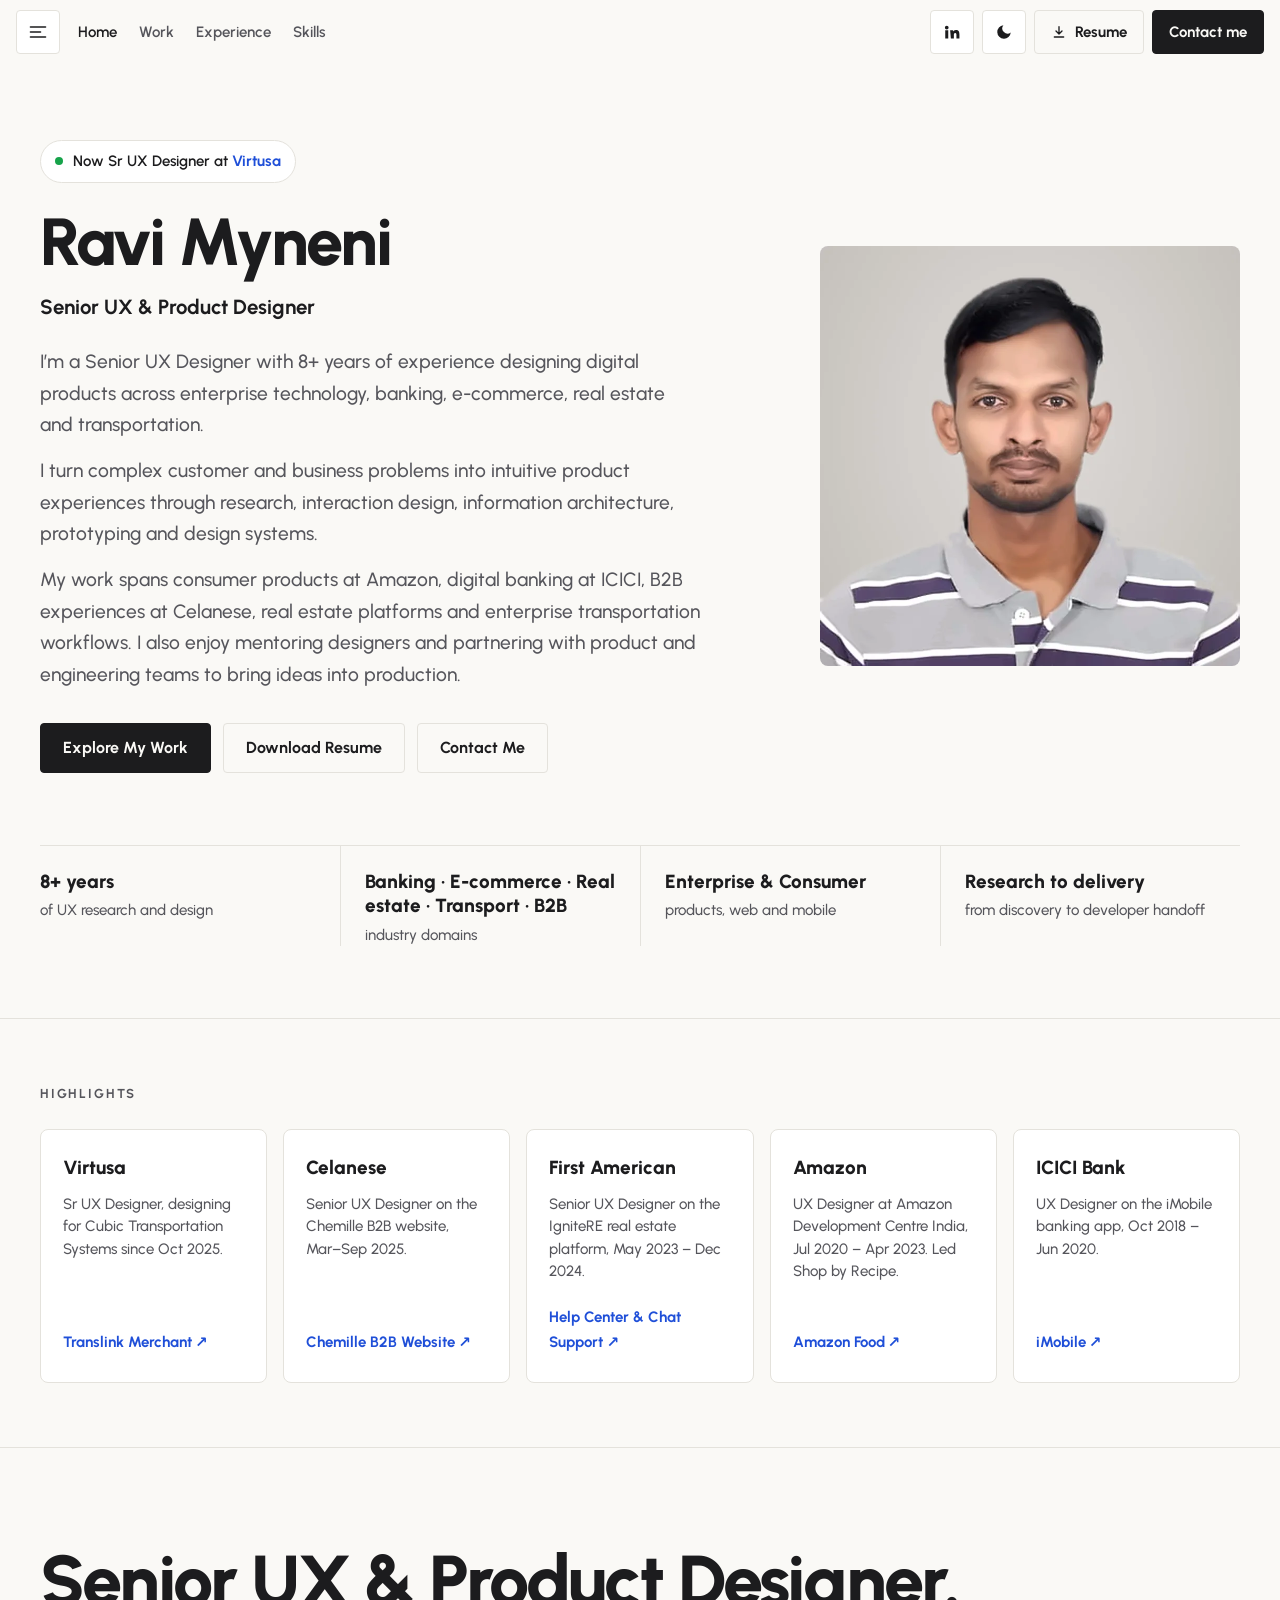
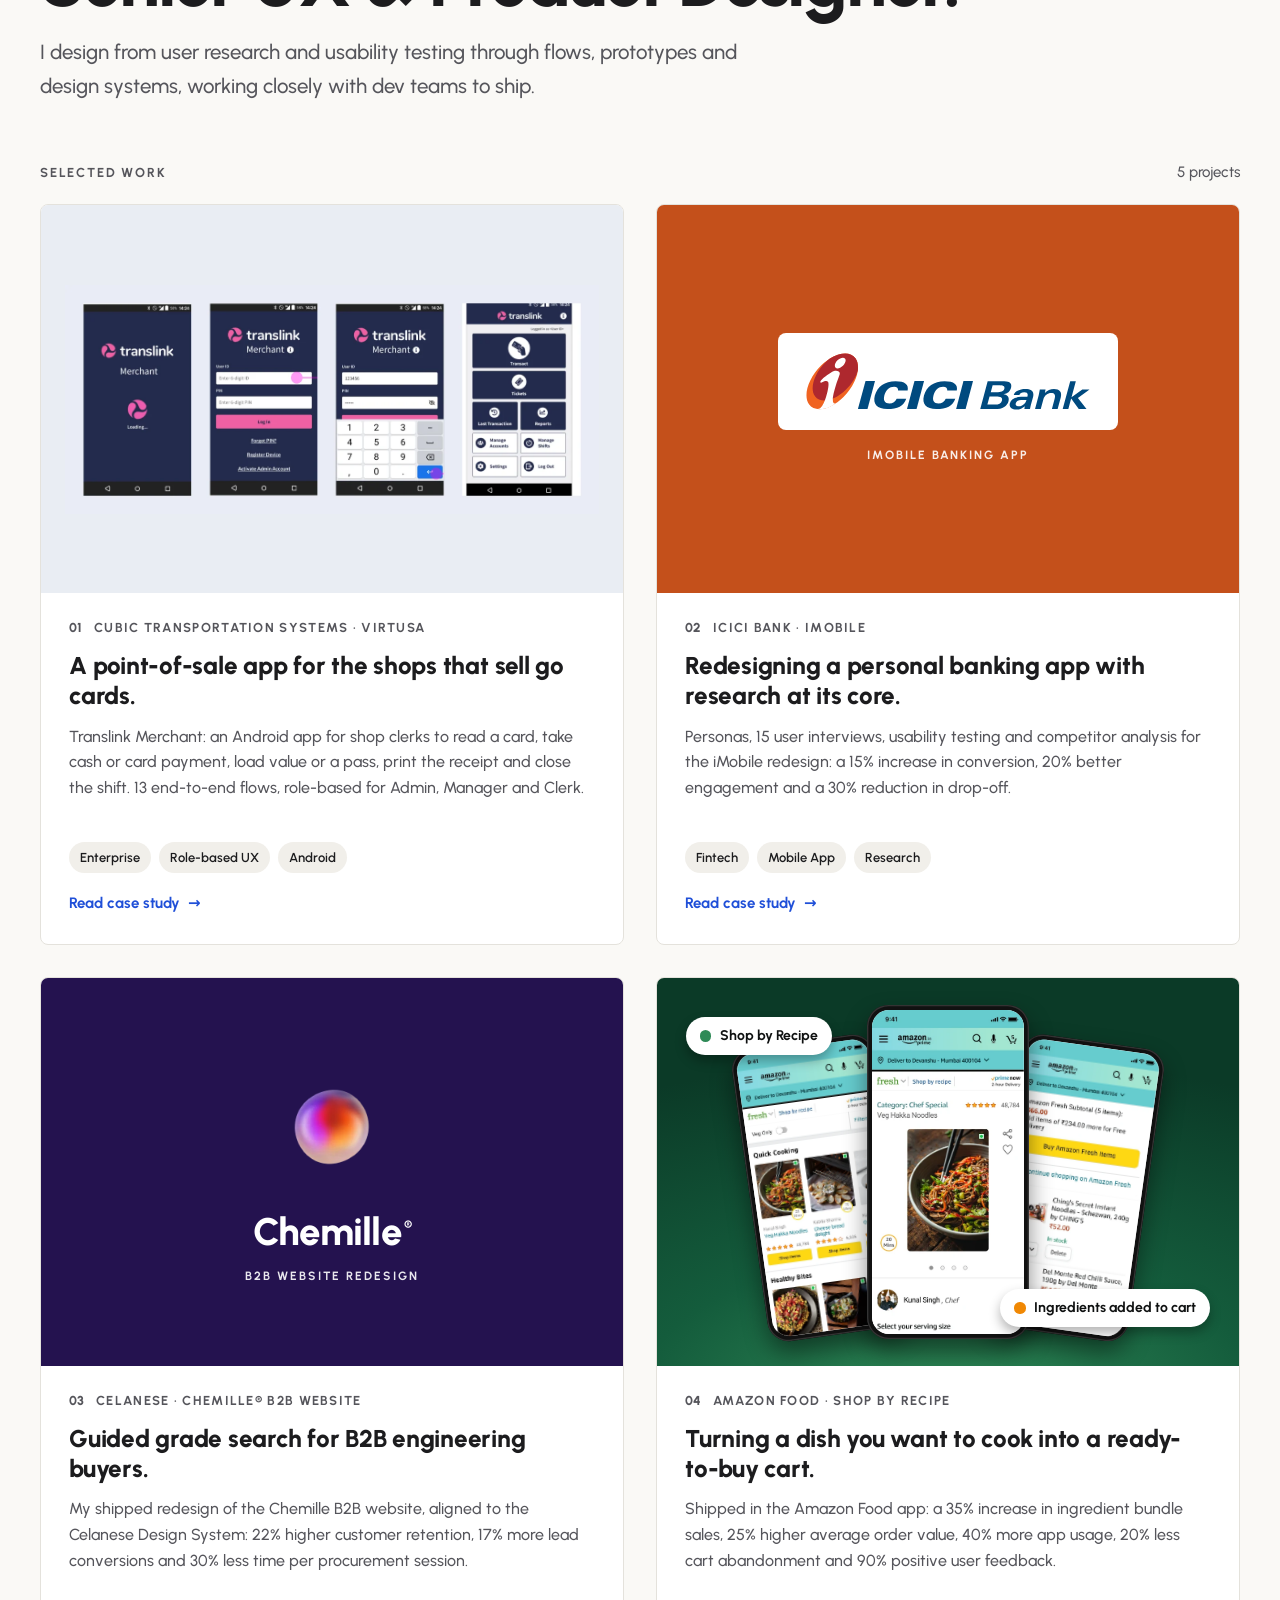
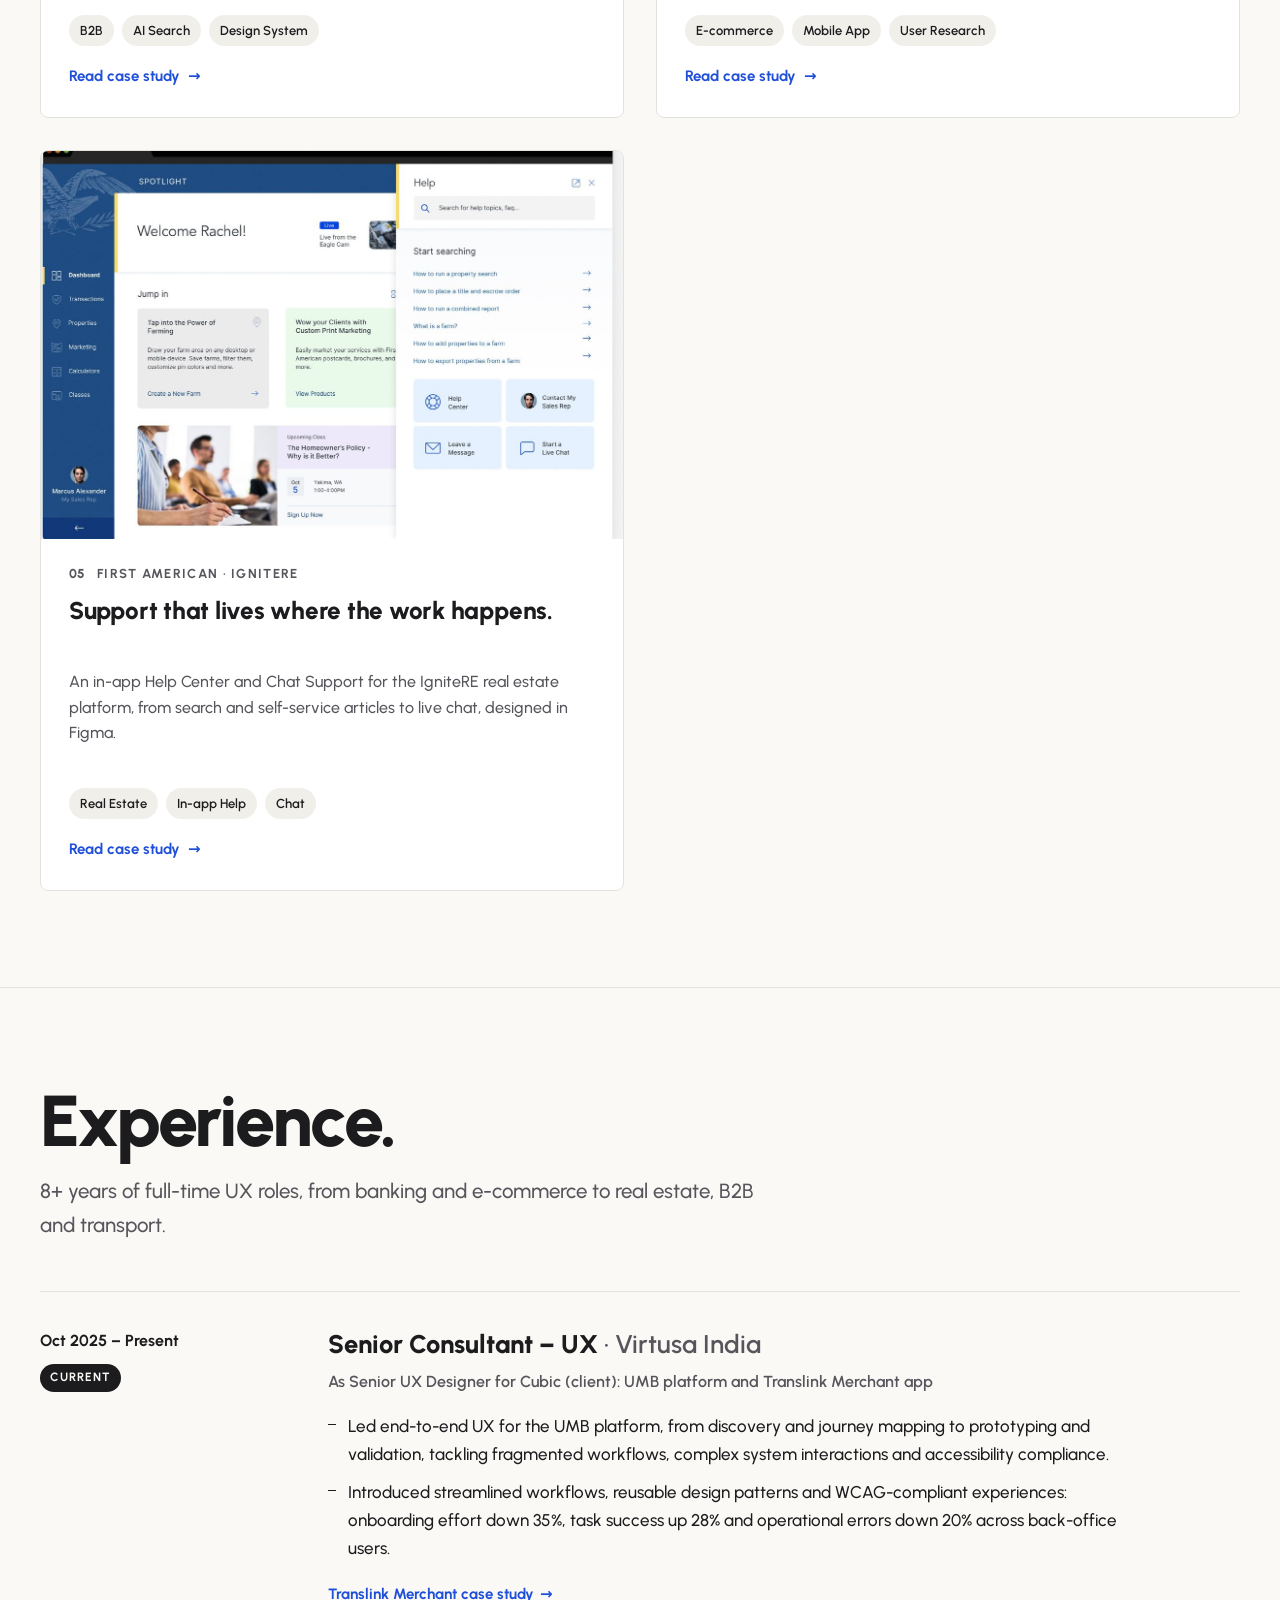
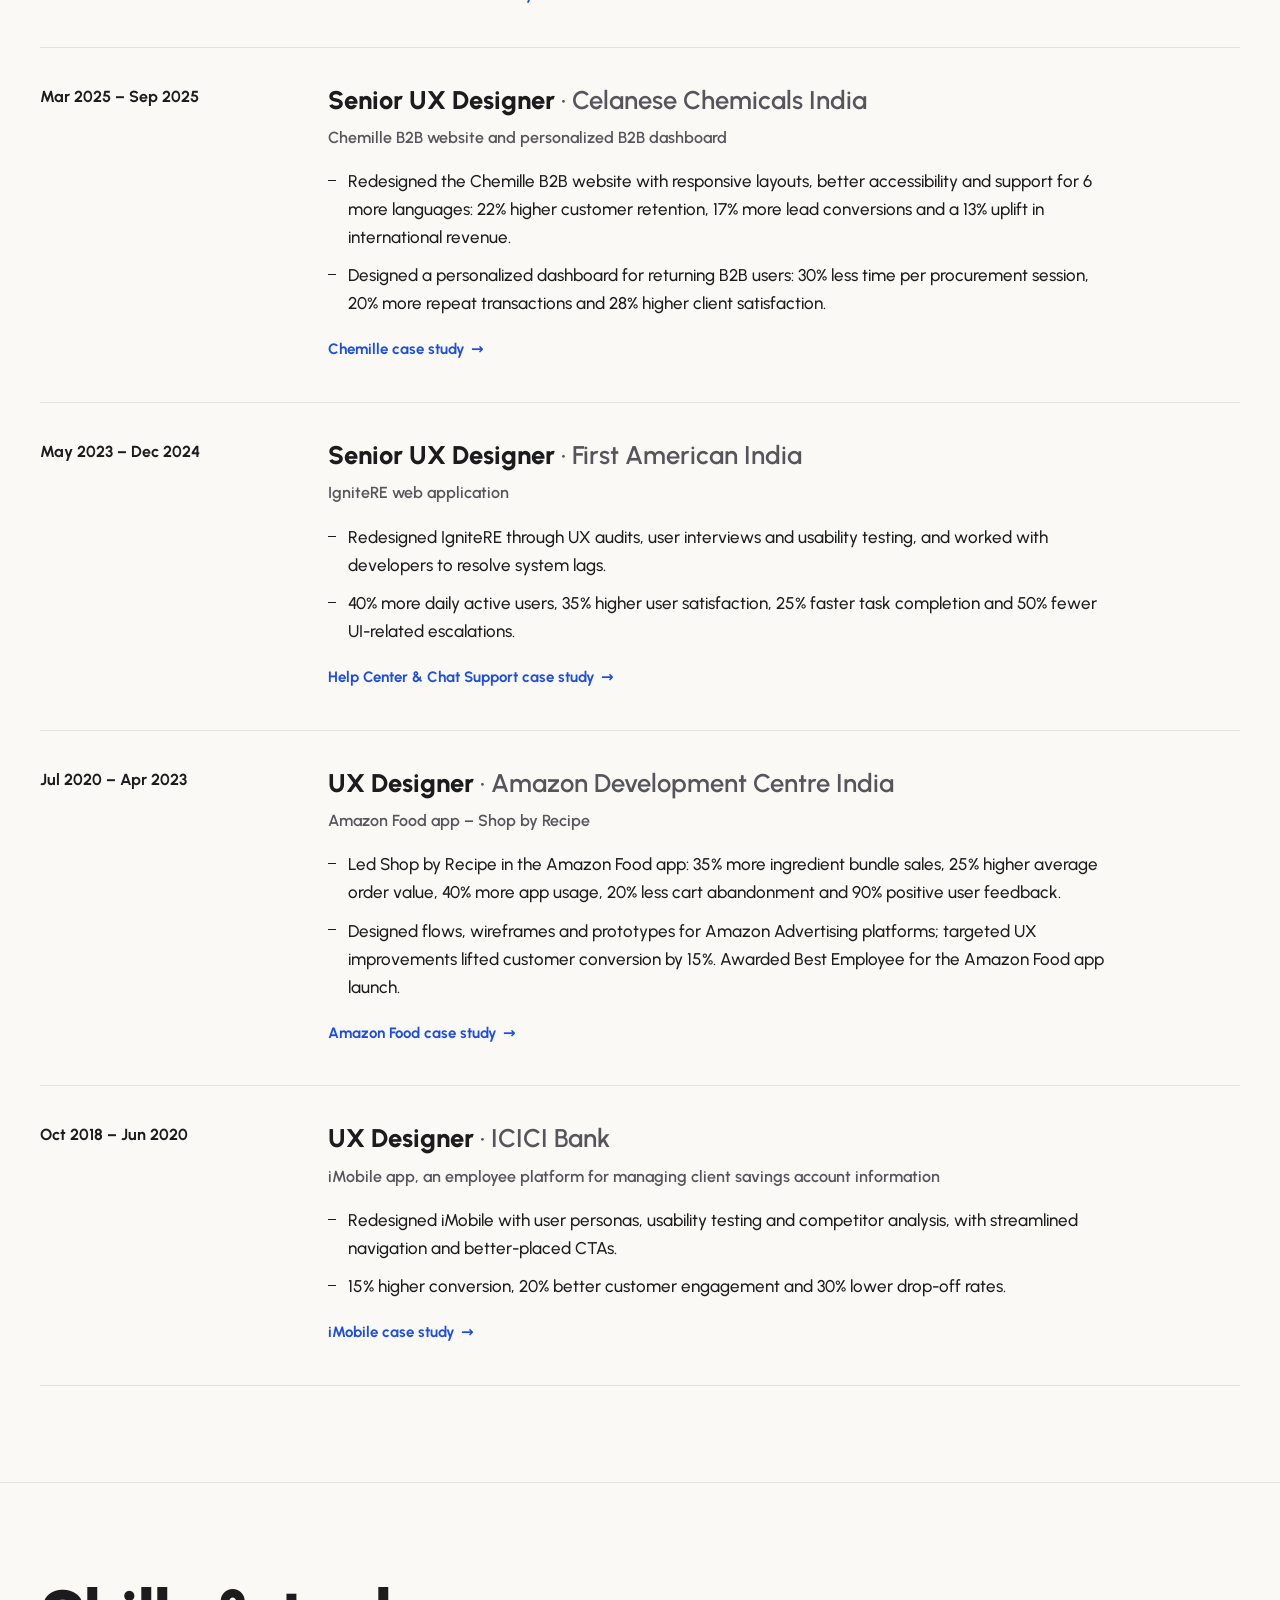
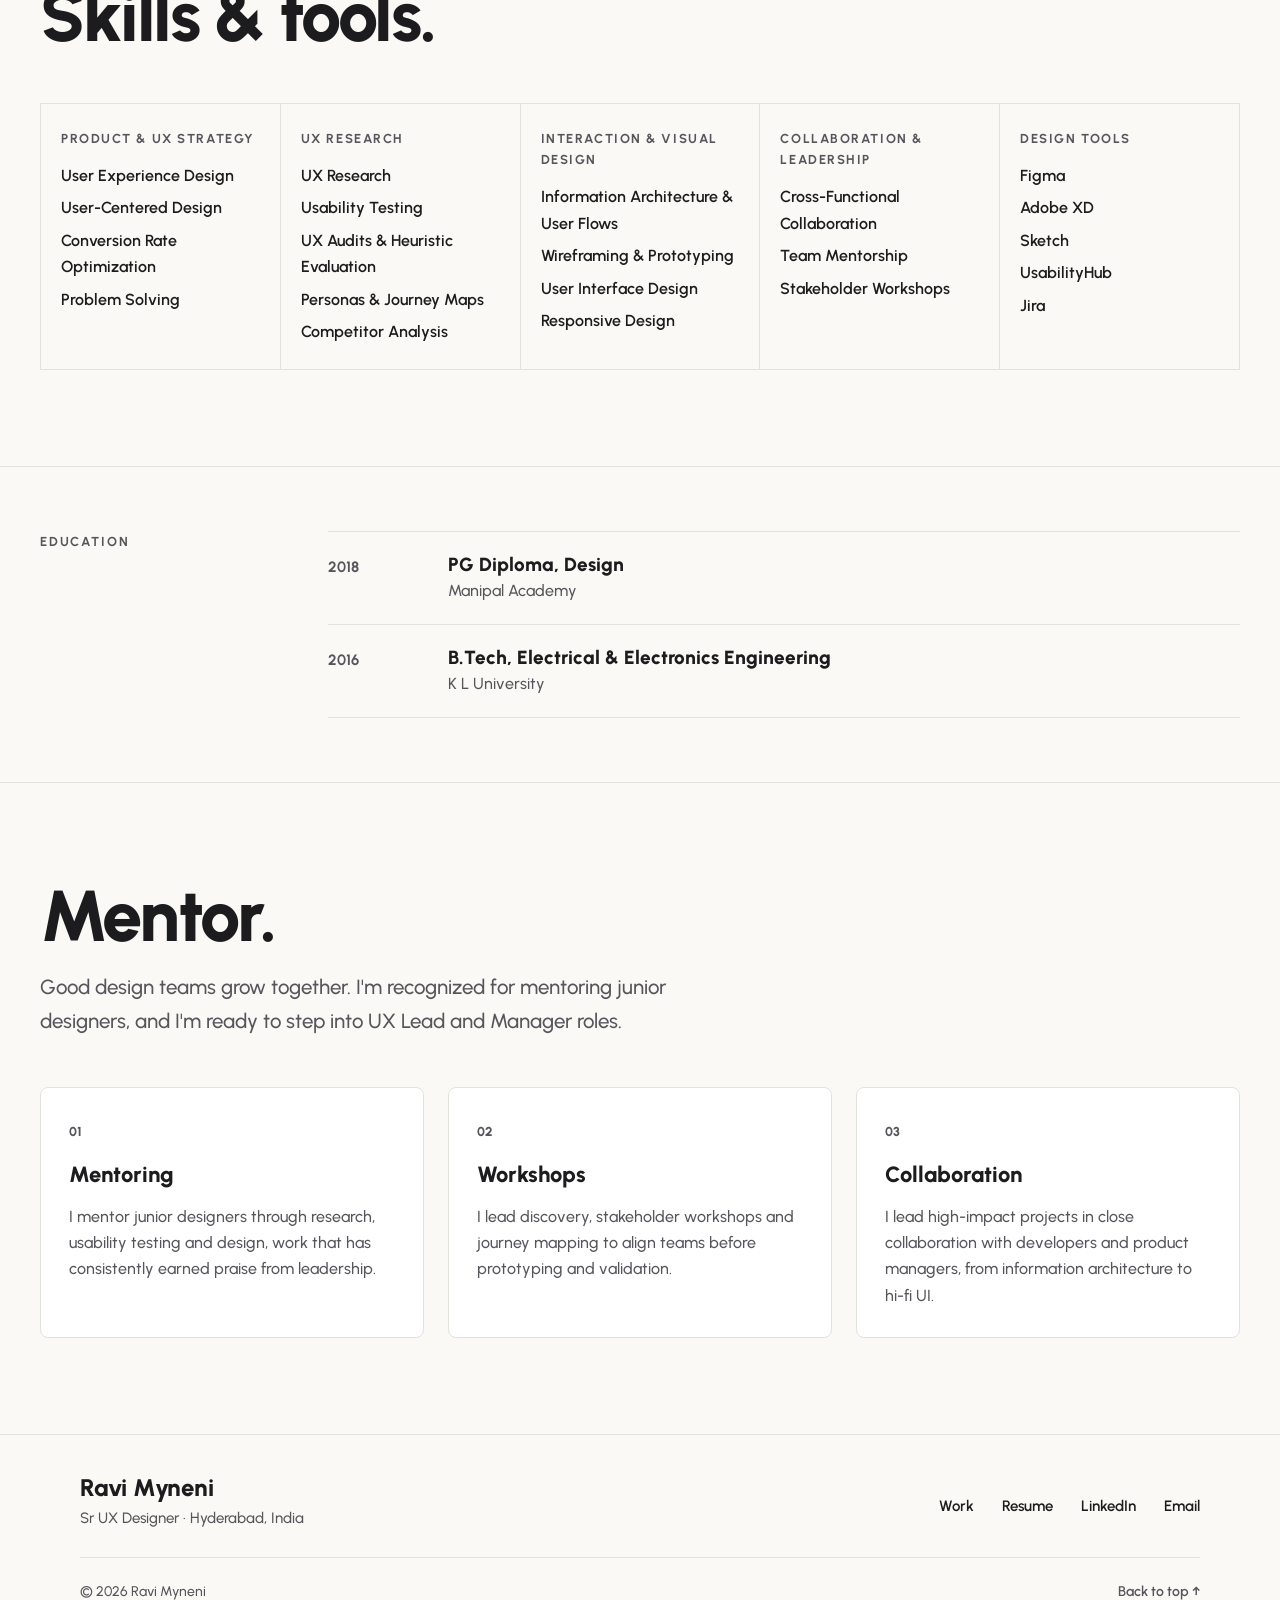
<file: index.html>
<!doctype html>
<html lang="en">
<head>
  <meta charset="utf-8">
  <meta name="viewport" content="width=device-width, initial-scale=1">
  <link rel="icon" href="favicon.ico?v=rm1" sizes="16x16 32x32 48x48">
  <link rel="icon" href="favicon.svg?v=rm1" type="image/svg+xml">
  <link rel="icon" href="favicon-32.png?v=rm1" type="image/png" sizes="32x32">
  <link rel="icon" href="favicon-16.png?v=rm1" type="image/png" sizes="16x16">
  <link rel="apple-touch-icon" href="apple-touch-icon.png?v=rm1" sizes="180x180">
  <title>Ravi Myneni · Senior UX Designer Portfolio · Hyderabad, India</title>
  <meta name="author" content="Ravi Myneni">
  <meta name="description" content="Ravi Myneni, Senior UX &amp; Product Designer in Hyderabad, India, with 8+ years of UX research and product design across banking, e-commerce, real estate, transport and B2B, at Virtusa, Celanese, First American, Amazon and ICICI Bank.">
  <link rel="canonical" href="https://ravimyneni.github.io/">
  <meta property="og:title" content="Ravi Myneni · Senior UX Designer">
  <meta property="og:description" content="Senior UX &amp; Product Designer. 8+ years across enterprise technology, banking, e-commerce, real estate and transportation. Based in Hyderabad, India.">
  <meta property="og:type" content="website">
  <meta property="og:url" content="https://ravimyneni.github.io/">
  <meta property="og:site_name" content="Ravi Myneni">
  <meta property="og:image" content="https://ravimyneni.github.io/og-ravi-myneni.jpg">
  <meta property="og:image:alt" content="Ravi Myneni">
  <meta name="twitter:card" content="summary_large_image">
  <meta name="twitter:title" content="Ravi Myneni · Senior UX Designer">
  <meta name="twitter:description" content="8+ years of UX research and product design across banking, e-commerce, real estate, transport and B2B.">
  <meta name="twitter:image" content="https://ravimyneni.github.io/og-ravi-myneni.jpg">
  <meta name="theme-color" content="#faf9f6">
  <script type="application/ld+json">
  {
    "@context": "https://schema.org",
    "@type": "Person",
    "name": "Ravi Myneni",
    "jobTitle": "Senior UX Designer",
    "url": "https://ravimyneni.github.io/",
    "image": "https://ravimyneni.github.io/ravi-myneni.jpg",
    "email": "mailto:ravimyneni2394@gmail.com",
    "address": { "@type": "PostalAddress", "addressLocality": "Hyderabad", "addressCountry": "IN" },
    "worksFor": { "@type": "Organization", "name": "Virtusa" },
    "alumniOf": [
      { "@type": "EducationalOrganization", "name": "Manipal Academy" },
      { "@type": "CollegeOrUniversity", "name": "K L University" }
    ],
    "knowsAbout": ["UX Research", "User-Centered Design", "Product Design", "Interaction Design", "Usability Testing", "Design Systems", "Responsive Design"],
    "sameAs": ["https://www.linkedin.com/in/ravimyneni/"]
  }
  </script>
  <link rel="preload" href="urbanist-latin.woff2" as="font" type="font/woff2" crossorigin>
  <link rel="stylesheet" href="styles.css?v=ab3">
  <link rel="stylesheet" href="https://ravimyneni.github.io/footer.css">
  <script>
    // Light is the default; apply a saved dark preference before paint
    (function () {
      try { if (localStorage.getItem('rm-theme') === 'dark') document.documentElement.classList.add('dark'); } catch (e) {}
    })();
  </script>
</head>
<body>
  <a class="skip-link" href="#main">Skip to content</a>

  <header class="topbar" id="topbar">
    <div class="topbar-left">
      <button class="icon-btn menu-btn" id="menu-btn" aria-label="Open menu" aria-expanded="false" aria-controls="menu-overlay">
        <svg class="i-menu" viewBox="0 0 24 24" width="20" height="20" aria-hidden="true"><path d="M3 6h18M3 12h12M3 18h18" stroke="currentColor" stroke-width="2" stroke-linecap="round" fill="none"/></svg>
        <svg class="i-close" viewBox="0 0 24 24" width="20" height="20" aria-hidden="true"><path d="M6 6l12 12M18 6 6 18" stroke="currentColor" stroke-width="2" stroke-linecap="round" fill="none"/></svg>
      </button>
      <nav class="topnav" aria-label="Primary">
        <a href="#top" class="is-active">Home</a>
        <a href="#work">Work</a>
        <a href="#experience">Experience</a>
        <a href="#skills">Skills</a>
      </nav>
    </div>
    <div class="topbar-right">
      <a class="icon-btn" href="https://www.linkedin.com/in/ravimyneni/" target="_blank" rel="noopener" aria-label="Ravi Myneni on LinkedIn (opens in a new tab)"><svg viewBox="0 0 24 24" width="18" height="18" aria-hidden="true"><path fill="currentColor" d="M4.98 3.5a2.5 2.5 0 1 1 0 5 2.5 2.5 0 0 1 0-5zM3 9.75h4v11H3zM9.5 9.75h3.8v1.6h.06c.53-1 1.83-2.05 3.77-2.05 4.03 0 4.77 2.65 4.77 6.1v5.35h-4v-4.75c0-1.13-.02-2.6-1.58-2.6-1.59 0-1.83 1.24-1.83 2.52v4.83h-4z"/></svg></a>
      <button class="icon-btn" id="theme-btn" aria-label="Switch to dark mode">
        <svg class="i-moon" viewBox="0 0 24 24" width="18" height="18" aria-hidden="true"><path d="M21 12.8A9 9 0 1 1 11.2 3a7 7 0 0 0 9.8 9.8z" fill="currentColor"/></svg>
        <svg class="i-sun" viewBox="0 0 24 24" width="18" height="18" aria-hidden="true"><circle cx="12" cy="12" r="4.5" fill="currentColor"/><g stroke="currentColor" stroke-width="2" stroke-linecap="round"><path d="M12 1.5v2.5M12 20v2.5M1.5 12H4M20 12h2.5M4.6 4.6l1.8 1.8M17.6 17.6l1.8 1.8M4.6 19.4l1.8-1.8M17.6 6.4l1.8-1.8"/></g></svg>
      </button>
      <a class="btn btn-outline btn-resume" href="Ravi-Myneni-Resume.pdf" download="Ravi-Myneni-Resume.pdf" target="_blank" rel="noopener" type="application/pdf" aria-label="Download Ravi Myneni's resume (PDF)"><svg class="i-dl" viewBox="0 0 24 24" width="16" height="16" aria-hidden="true"><path d="M12 4v11m0 0-4.5-4.5M12 15l4.5-4.5M5 19.5h14" stroke="currentColor" stroke-width="2" stroke-linecap="round" stroke-linejoin="round" fill="none"/></svg>Resume</a>
      <a class="btn btn-solid" href="https://mail.google.com/mail/?view=cm&amp;fs=1&amp;to=ravimyneni2394@gmail.com" target="_blank" rel="noopener" aria-label="Contact me: email ravimyneni2394@gmail.com in Gmail (opens in a new tab)">Contact me</a>
    </div>
  </header>

  <div class="menu-overlay" id="menu-overlay" hidden>
    <nav aria-label="Menu">
      <p class="menu-label" id="menu-l1">Sections</p>
      <ul aria-labelledby="menu-l1">
        <li><a href="#top">Home</a></li>
        <li><a href="#work">Work</a></li>
        <li><a href="#experience">Experience</a></li>
        <li><a href="#skills">Skills</a></li>
        <li><a href="#mentor">Mentor</a></li>
      </ul>
      <div class="menu-sep" aria-hidden="true"></div>
      <p class="menu-label" id="menu-l2">Get in touch</p>
      <ul aria-labelledby="menu-l2">
        <li><a href="https://mail.google.com/mail/?view=cm&amp;fs=1&amp;to=ravimyneni2394@gmail.com" target="_blank" rel="noopener">Contact me <span aria-hidden="true">↗</span></a></li>
        <li><a href="https://www.linkedin.com/in/ravimyneni/" target="_blank" rel="noopener">LinkedIn <span aria-hidden="true">↗</span></a></li>
      </ul>
    </nav>
  </div>

  <main id="main">
    <!-- Hero -->
    <section class="hero" id="top" aria-labelledby="hero-title">
      <div class="wrap hero-inner">
        <div class="hero-copy">
          <p class="hero-status"><span class="status-dot" aria-hidden="true"></span><span>Now Sr UX Designer at <strong>Virtusa</strong></span></p>
          <h1 id="hero-title" class="hero-title">Ravi Myneni</h1>
          <p class="hero-role">Senior UX &amp; Product Designer</p>
          <p class="hero-lede">I’m a Senior UX Designer with 8+ years of experience designing digital products across enterprise technology, banking, e-commerce, real estate and transportation.</p>
          <p class="hero-lede">I turn complex customer and business problems into intuitive product experiences through research, interaction design, information architecture, prototyping and design systems.</p>
          <p class="hero-lede">My work spans consumer products at Amazon, digital banking at ICICI, B2B experiences at Celanese, real estate platforms and enterprise transportation workflows. I also enjoy mentoring designers and partnering with product and engineering teams to bring ideas into production.</p>
          <div class="hero-ctas">
            <a class="btn btn-solid btn-lg" href="#work">Explore My Work</a>
            <a class="btn btn-outline btn-lg" href="Ravi-Myneni-Resume.pdf" download="Ravi-Myneni-Resume.pdf" target="_blank" rel="noopener" type="application/pdf">Download Resume</a>
            <a class="btn btn-outline btn-lg" href="https://mail.google.com/mail/?view=cm&amp;fs=1&amp;to=ravimyneni2394@gmail.com" target="_blank" rel="noopener" aria-label="Contact me: email ravimyneni2394@gmail.com in Gmail (opens in a new tab)">Contact Me</a>
          </div>
        </div>
        <figure class="hero-photo">
          <picture>
            <source srcset="ravi-myneni.webp" type="image/webp">
            <img src="ravi-myneni.jpg" width="800" height="800" alt="Portrait of Ravi Myneni" fetchpriority="high" decoding="async">
          </picture>
        </figure>
      </div>
      <div class="wrap">
        <ul class="hero-stats" aria-label="Professional highlights">
          <li><strong>8+ years</strong><span>of UX research and design</span></li>
          <li><strong>Banking · E-commerce · Real estate · Transport · B2B</strong><span>industry domains</span></li>
          <li><strong>Enterprise &amp; Consumer</strong><span>products, web and mobile</span></li>
          <li><strong>Research to delivery</strong><span>from discovery to developer handoff</span></li>
        </ul>
      </div>
    </section>

    <!-- Highlights -->
    <section class="section tight" id="highlights" aria-labelledby="hl-title">
      <div class="wrap">
        <h2 class="section-label" id="hl-title">Highlights</h2>
        <ul class="hl-grid">
          <li class="hl-card">
            <h3>Virtusa</h3>
            <p>Sr UX Designer, designing for Cubic Transportation Systems since Oct 2025.</p>
            <ul class="hl-links" aria-label="Virtusa case studies"><li><a href="https://ravimyneni.github.io/cubic-translink-merchant-case-study/">Translink Merchant&thinsp;&#8599;</a></li></ul>
          </li>
          <li class="hl-card">
            <h3>Celanese</h3>
            <p>Senior UX Designer on the Chemille B2B website, Mar–Sep 2025.</p>
            <ul class="hl-links" aria-label="Celanese case studies"><li><a href="https://ravimyneni.github.io/askchemille-case-study/">Chemille B2B Website&thinsp;&#8599;</a></li></ul>
          </li>
          <li class="hl-card">
            <h3>First American</h3>
            <p>Senior UX Designer on the IgniteRE real estate platform, May 2023 – Dec 2024.</p>
            <ul class="hl-links" aria-label="First American case studies"><li><a href="https://ravimyneni.github.io/ignitere-help-center-case-study/">Help Center &amp; Chat Support&thinsp;&#8599;</a></li></ul>
          </li>
          <li class="hl-card">
            <h3>Amazon</h3>
            <p>UX Designer at Amazon Development Centre India, Jul 2020 – Apr 2023. Led Shop by Recipe.</p>
            <ul class="hl-links" aria-label="Amazon case studies">
              <li><a href="https://ravimyneni.github.io/amazon-fresh-case-study/">Amazon Food&thinsp;&#8599;</a></li>
            </ul>
          </li>
          <li class="hl-card">
            <h3>ICICI Bank</h3>
            <p>UX Designer on the iMobile banking app, Oct 2018 – Jun 2020.</p>
            <ul class="hl-links" aria-label="ICICI Bank case studies"><li><a href="https://ravimyneni.github.io/imobile-case-study/">iMobile&thinsp;&#8599;</a></li></ul>
          </li>
        </ul>
      </div>
    </section>

    <!-- Work -->
    <section class="section" id="work" aria-labelledby="work-title">
      <div class="wrap">
        <div class="work-head">
          <h2 class="big" id="work-title">Senior UX &amp; Product Designer.</h2>
          <p class="sub">I design from user research and usability testing through flows, prototypes and design systems, working closely with dev teams to ship.</p>
        </div>
        <div class="wk-meta"><span class="section-label">Selected work</span><span class="wk-count">5 projects</span></div>
        <ul class="wk-grid" id="projects">
          <li class="wk" style="--tint:#e9edf3">
            <a href="https://ravimyneni.github.io/cubic-translink-merchant-case-study/" class="wk-link">
              <div class="wk-media is-contain"><img src="translink.webp" width="1167" height="500" loading="lazy" decoding="async" alt="Four Translink Merchant Android screens: splash, log in, PIN entry and the Admin home."></div>
              <div class="wk-body">
                <div class="wk-top"><span class="wk-num">01</span><span class="wk-co">Cubic Transportation Systems · Virtusa</span></div>
                <h3>A point-of-sale app for the shops that sell go cards.</h3>
                <p>Translink Merchant: an Android app for shop clerks to read a card, take cash or card payment, load value or a pass, print the receipt and close the shift. 13 end-to-end flows, role-based for Admin, Manager and Clerk.</p>
                <ul class="wk-tags" aria-label="Tags"><li>Enterprise</li><li>Role-based UX</li><li>Android</li></ul>
                <span class="wk-cta">Read case study <span aria-hidden="true">&#8594;</span></span>
              </div>
            </a>
          </li>
          <li class="wk" style="--tint:#f8eee6">
            <a href="https://ravimyneni.github.io/imobile-case-study/" class="wk-link">
              <div class="wk-media"><div class="brand-panel brand-icici"><span class="logo-chip"><img src="icici-bank-logo.svg" width="304" height="61" alt="ICICI Bank logo" loading="lazy"></span><span class="brand-cap">iMobile banking app</span></div></div>
              <div class="wk-body">
                <div class="wk-top"><span class="wk-num">02</span><span class="wk-co">ICICI Bank · iMobile</span></div>
                <h3>Redesigning a personal banking app with research at its core.</h3>
                <p>Personas, 15 user interviews, usability testing and competitor analysis for the iMobile redesign: a 15% increase in conversion, 20% better engagement and a 30% reduction in drop-off.</p>
                <ul class="wk-tags" aria-label="Tags"><li>Fintech</li><li>Mobile App</li><li>Research</li></ul>
                <span class="wk-cta">Read case study <span aria-hidden="true">&#8594;</span></span>
              </div>
            </a>
          </li>
          <li class="wk" style="--tint:#efedf6">
            <a href="https://ravimyneni.github.io/askchemille-case-study/" class="wk-link">
              <div class="wk-media"><div class="brand-panel brand-chemille"><picture><source srcset="chemille-logo.webp" type="image/webp"><img class="orb" src="chemille-logo.png" width="176" height="176" alt="Chemille logo" loading="lazy"></picture><span class="wordmark">Chemille<sup>&reg;</sup></span><span class="brand-cap">B2B website redesign</span></div></div>
              <div class="wk-body">
                <div class="wk-top"><span class="wk-num">03</span><span class="wk-co">Celanese · Chemille® B2B Website</span></div>
                <h3>Guided grade search for B2B engineering buyers.</h3>
                <p>My shipped redesign of the Chemille B2B website, aligned to the Celanese Design System: 22% higher customer retention, 17% more lead conversions and 30% less time per procurement session.</p>
                <ul class="wk-tags" aria-label="Tags"><li>B2B</li><li>AI Search</li><li>Design System</li></ul>
                <span class="wk-cta">Read case study <span aria-hidden="true">&#8594;</span></span>
              </div>
            </a>
          </li>
          <li class="wk" style="--tint:#eef3ea">
            <a href="https://ravimyneni.github.io/amazon-fresh-case-study/" class="wk-link">
              <div class="wk-media"><div class="brand-panel brand-food" role="img" aria-label="Three Amazon Food app screens: Shop by Recipe, a recipe page and the cart with its ingredients."><div class="af-phone left" aria-hidden="true"><div class="af-screen"><img src="af-03-shop-by-recipe-home.webp" width="375" height="2106" alt="" loading="lazy" decoding="async"></div></div><div class="af-phone mid" aria-hidden="true"><div class="af-screen"><img src="af-06-recipe-page.webp" width="375" height="3032" alt="" loading="lazy" decoding="async"></div></div><div class="af-phone right" aria-hidden="true"><div class="af-screen"><img src="af-07-shop-items.webp" width="375" height="1441" alt="" loading="lazy" decoding="async"></div></div><span class="af-chip recipe" aria-hidden="true"><span class="dot"></span>Shop by Recipe</span><span class="af-chip cart" aria-hidden="true"><span class="dot"></span>Ingredients added to cart</span></div></div>
              <div class="wk-body">
                <div class="wk-top"><span class="wk-num">04</span><span class="wk-co">Amazon Food · Shop by Recipe</span></div>
                <h3>Turning a dish you want to cook into a ready-to-buy cart.</h3>
                <p>Shipped in the Amazon Food app: a 35% increase in ingredient bundle sales, 25% higher average order value, 40% more app usage, 20% less cart abandonment and 90% positive user feedback.</p>
                <ul class="wk-tags" aria-label="Tags"><li>E-commerce</li><li>Mobile App</li><li>User Research</li></ul>
                <span class="wk-cta">Read case study <span aria-hidden="true">&#8594;</span></span>
              </div>
            </a>
          </li>
          <li class="wk" style="--tint:#e8f1f0">
            <a href="https://ravimyneni.github.io/ignitere-help-center-case-study/" class="wk-link">
              <div class="wk-media"><img src="ignitere-help-center.jpg" width="1200" height="845" loading="lazy" decoding="async" alt="The IgniteRE dashboard with a Help panel open: search, help articles, contact a sales rep, leave a message and live chat."></div>
              <div class="wk-body">
                <div class="wk-top"><span class="wk-num">05</span><span class="wk-co">First American · IgniteRE</span></div>
                <h3>Support that lives where the work happens.</h3>
                <p>An in-app Help Center and Chat Support for the IgniteRE real estate platform, from search and self-service articles to live chat, designed in Figma.</p>
                <ul class="wk-tags" aria-label="Tags"><li>Real Estate</li><li>In-app Help</li><li>Chat</li></ul>
                <span class="wk-cta">Read case study <span aria-hidden="true">&#8594;</span></span>
              </div>
            </a>
          </li>
        </ul>
      </div>
    </section>

    <!-- Experience timeline -->
    <section class="section" id="experience" aria-labelledby="exp-title">
      <div class="wrap">
        <h2 class="big" id="exp-title">Experience.</h2>
        <p class="sub">8+ years of full-time UX roles, from banking and e-commerce to real estate, B2B and transport.</p>
        <ol class="timeline">
          <li class="tl-item">
            <div class="tl-when"><span class="tl-date">Oct 2025 – Present</span><span class="badge">Current</span></div>
            <div class="tl-body">
              <h3>Senior Consultant – UX <span class="tl-co">· Virtusa India</span></h3>
              <p class="tl-projects">As Senior UX Designer for Cubic (client): UMB platform and Translink Merchant app</p>
              <ul class="tl-points">
                <li>Led end-to-end UX for the UMB platform, from discovery and journey mapping to prototyping and validation, tackling fragmented workflows, complex system interactions and accessibility compliance.</li>
                <li>Introduced streamlined workflows, reusable design patterns and WCAG-compliant experiences: onboarding effort down 35%, task success up 28% and operational errors down 20% across back-office users.</li>
              </ul>
              <a class="tl-link" href="https://ravimyneni.github.io/cubic-translink-merchant-case-study/">Translink Merchant case study <span aria-hidden="true">&#8594;</span></a>
            </div>
          </li>
          <li class="tl-item">
            <div class="tl-when"><span class="tl-date">Mar 2025 – Sep 2025</span></div>
            <div class="tl-body">
              <h3>Senior UX Designer <span class="tl-co">· Celanese Chemicals India</span></h3>
              <p class="tl-projects">Chemille B2B website and personalized B2B dashboard</p>
              <ul class="tl-points">
                <li>Redesigned the Chemille B2B website with responsive layouts, better accessibility and support for 6 more languages: 22% higher customer retention, 17% more lead conversions and a 13% uplift in international revenue.</li>
                <li>Designed a personalized dashboard for returning B2B users: 30% less time per procurement session, 20% more repeat transactions and 28% higher client satisfaction.</li>
              </ul>
              <a class="tl-link" href="https://ravimyneni.github.io/askchemille-case-study/">Chemille case study <span aria-hidden="true">&#8594;</span></a>
            </div>
          </li>
          <li class="tl-item">
            <div class="tl-when"><span class="tl-date">May 2023 – Dec 2024</span></div>
            <div class="tl-body">
              <h3>Senior UX Designer <span class="tl-co">· First American India</span></h3>
              <p class="tl-projects">IgniteRE web application</p>
              <ul class="tl-points">
                <li>Redesigned IgniteRE through UX audits, user interviews and usability testing, and worked with developers to resolve system lags.</li>
                <li>40% more daily active users, 35% higher user satisfaction, 25% faster task completion and 50% fewer UI-related escalations.</li>
              </ul>
              <a class="tl-link" href="https://ravimyneni.github.io/ignitere-help-center-case-study/">Help Center &amp; Chat Support case study <span aria-hidden="true">&#8594;</span></a>
            </div>
          </li>
          <li class="tl-item">
            <div class="tl-when"><span class="tl-date">Jul 2020 – Apr 2023</span></div>
            <div class="tl-body">
              <h3>UX Designer <span class="tl-co">· Amazon Development Centre India</span></h3>
              <p class="tl-projects">Amazon Food app – Shop by Recipe</p>
              <ul class="tl-points">
                <li>Led Shop by Recipe in the Amazon Food app: 35% more ingredient bundle sales, 25% higher average order value, 40% more app usage, 20% less cart abandonment and 90% positive user feedback.</li>
                <li>Designed flows, wireframes and prototypes for Amazon Advertising platforms; targeted UX improvements lifted customer conversion by 15%. Awarded Best Employee for the Amazon Food app launch.</li>
              </ul>
              <a class="tl-link" href="https://ravimyneni.github.io/amazon-fresh-case-study/">Amazon Food case study <span aria-hidden="true">&#8594;</span></a>
            </div>
          </li>
          <li class="tl-item">
            <div class="tl-when"><span class="tl-date">Oct 2018 – Jun 2020</span></div>
            <div class="tl-body">
              <h3>UX Designer <span class="tl-co">· ICICI Bank</span></h3>
              <p class="tl-projects">iMobile app, an employee platform for managing client savings account information</p>
              <ul class="tl-points">
                <li>Redesigned iMobile with user personas, usability testing and competitor analysis, with streamlined navigation and better-placed CTAs.</li>
                <li>15% higher conversion, 20% better customer engagement and 30% lower drop-off rates.</li>
              </ul>
              <a class="tl-link" href="https://ravimyneni.github.io/imobile-case-study/">iMobile case study <span aria-hidden="true">&#8594;</span></a>
            </div>
          </li>
        </ol>
      </div>
    </section>

    <!-- Skills -->
    <section class="section" id="skills" aria-labelledby="skills-title">
      <div class="wrap">
        <h2 class="big" id="skills-title">Skills &amp; tools.</h2>
        <div class="skill-grid">
          <div class="skill-group"><h3>Product &amp; UX Strategy</h3><ul><li>User Experience Design</li><li>User-Centered Design</li><li>Conversion Rate Optimization</li><li>Problem Solving</li></ul></div>
          <div class="skill-group"><h3>UX Research</h3><ul><li>UX Research</li><li>Usability Testing</li><li>UX Audits &amp; Heuristic Evaluation</li><li>Personas &amp; Journey Maps</li><li>Competitor Analysis</li></ul></div>
          <div class="skill-group"><h3>Interaction &amp; Visual Design</h3><ul><li>Information Architecture &amp; User Flows</li><li>Wireframing &amp; Prototyping</li><li>User Interface Design</li><li>Responsive Design</li></ul></div>
          <div class="skill-group"><h3>Collaboration &amp; Leadership</h3><ul><li>Cross-Functional Collaboration</li><li>Team Mentorship</li><li>Stakeholder Workshops</li></ul></div>
          <div class="skill-group"><h3>Design Tools</h3><ul><li>Figma</li><li>Adobe XD</li><li>Sketch</li><li>UsabilityHub</li><li>Jira</li></ul></div>
        </div>
      </div>
    </section>

    <!-- Education -->
    <section class="section tight" id="education" aria-labelledby="edu-title">
      <div class="wrap two-col">
        <h2 class="section-label" id="edu-title">Education</h2>
        <ul class="edu-list">
          <li><span class="edu-year">2018</span><div><h3>PG Diploma, Design</h3><p>Manipal Academy</p></div></li>
          <li><span class="edu-year">2016</span><div><h3>B.Tech, Electrical &amp; Electronics Engineering</h3><p>K L University</p></div></li>
        </ul>
      </div>
    </section>

    <!-- Mentor -->
    <section class="section" id="mentor" aria-labelledby="mentor-title">
      <div class="wrap">
        <h2 class="big" id="mentor-title">Mentor.</h2>
        <p class="sub">Good design teams grow together. I'm recognized for mentoring junior designers, and I'm ready to step into UX Lead and Manager roles.</p>
        <ul class="mentor-grid">
          <li class="mentor-card"><span class="num" aria-hidden="true">01</span><h3>Mentoring</h3><p>I mentor junior designers through research, usability testing and design, work that has consistently earned praise from leadership.</p></li>
          <li class="mentor-card"><span class="num" aria-hidden="true">02</span><h3>Workshops</h3><p>I lead discovery, stakeholder workshops and journey mapping to align teams before prototyping and validation.</p></li>
          <li class="mentor-card"><span class="num" aria-hidden="true">03</span><h3>Collaboration</h3><p>I lead high-impact projects in close collaboration with developers and product managers, from information architecture to hi-fi UI.</p></li>
        </ul>
      </div>
    </section>
  </main>

<footer class="site-foot">
  <div class="sf-wrap">
    <div class="sf-main">
      <div>
        <p class="sf-name">Ravi Myneni</p>
        <p class="sf-role">Sr UX Designer · Hyderabad, India</p>
      </div>
      <ul class="sf-links" aria-label="Footer links">
        <li><a href="https://ravimyneni.github.io/#work">Work</a></li>
        <li><a href="https://ravimyneni.github.io/Ravi-Myneni-Resume.pdf" download>Resume</a></li>
        <li><a href="https://www.linkedin.com/in/ravimyneni/" target="_blank" rel="noopener">LinkedIn</a></li>
        <li><a href="https://mail.google.com/mail/?view=cm&amp;fs=1&amp;to=ravimyneni2394@gmail.com" target="_blank" rel="noopener" aria-label="Email ravimyneni2394@gmail.com in Gmail (opens in a new tab)">Email</a></li>
      </ul>
    </div>
    <div class="sf-base">
      <span>© 2026 Ravi Myneni</span>
      <a class="sf-top" href="#top">Back to top ↑</a>
    </div>
  </div>
</footer>

  <a href="#top" class="back-to-top" id="back-to-top" aria-label="Back to top">&#8593;</a>

  <script src="main.js?v=ab1" defer></script>
  <script data-goatcounter="https://ravimyneni.goatcounter.com/count" async src="//gc.zgo.at/count.js"></script>
</body>
</html>
</file>
<file: styles.css>
/* Ravi Myneni portfolio. Editorial, light-first theme with a dark toggle. */

@font-face {
  font-family: 'Urbanist';
  font-style: normal;
  font-weight: 400 900;
  font-display: swap;
  src: url('urbanist-latin.woff2') format('woff2');
  unicode-range: U+0000-00FF, U+0131, U+0152-0153, U+02BB-02BC, U+02C6, U+02DA, U+02DC, U+0304, U+0308, U+0329, U+2000-206F, U+20AC, U+2122, U+2191, U+2193, U+2212, U+2215, U+FEFF, U+FFFD;
}
@font-face {
  font-family: 'Urbanist';
  font-style: normal;
  font-weight: 400 900;
  font-display: swap;
  src: url('urbanist-latin-ext.woff2') format('woff2');
  unicode-range: U+0100-02BA, U+02BD-02C5, U+02C7-02CC, U+02CE-02D7, U+02DD-02FF, U+1E00-1E9F, U+2020, U+20A0-20AB, U+20AD-20C4, U+2113, U+2C60-2C7F, U+A720-A7FF;
}

:root {
  --bg: #faf9f6;
  --surface: #ffffff;
  --text: #1c1c1e;
  --muted: #55555b;
  --line: #e4e2dc;
  --accent: #1f4fd8;
  --pill: #f1efea;
  --topbar: rgba(250, 249, 246, .86);
  --ease: cubic-bezier(.2, .8, .2, 1);
  --wrap: min(100% - 48px, 1200px);
  --radius: 8px;
}
html.dark {
  --bg: #111214;
  --surface: #1a1b1e;
  --text: #ededed;
  --muted: #a6a6ad;
  --line: #2c2d31;
  --accent: #7ea2ff;
  --pill: #222327;
  --topbar: rgba(17, 18, 20, .86);
}

*, *::before, *::after { box-sizing: border-box; }
html { scroll-behavior: smooth; scroll-padding-top: 80px; -webkit-text-size-adjust: 100%; }
[id] { scroll-margin-top: 80px; }
body {
  margin: 0;
  font-family: 'Urbanist', system-ui, -apple-system, 'Segoe UI', sans-serif;
  font-weight: 500;
  font-size: 18px;
  line-height: 1.65;
  color: var(--text);
  background: var(--bg);
  -webkit-font-smoothing: antialiased;
  overflow-x: hidden;
}
img { display: block; max-width: 100%; height: auto; }
a { color: inherit; }
ul, ol { list-style: none; margin: 0; padding: 0; }
h1, h2, h3, p { margin: 0; }
::selection { background: rgba(31, 79, 216, .18); }
:focus-visible { outline: 2px solid var(--accent); outline-offset: 3px; border-radius: 4px; }

.skip-link { position: absolute; left: 12px; top: -60px; z-index: 2000; background: var(--accent); color: #fff; padding: 10px 14px; border-radius: 6px; text-decoration: none; }
.skip-link:focus { top: 12px; }
.wrap { width: var(--wrap); margin: 0 auto; }

/* ---------- Buttons ---------- */
.btn, .icon-btn {
  display: inline-flex; align-items: center; justify-content: center; gap: 8px;
  min-height: 44px; font: inherit; font-size: 15px; font-weight: 700; line-height: 1;
  color: var(--text); background: var(--surface); text-decoration: none;
  border: 1px solid var(--line); border-radius: 4px; padding: 12px 16px; cursor: pointer;
  transition: background-color .2s ease, color .2s ease, border-color .2s ease;
}
.btn:hover, .icon-btn:hover { border-color: var(--text); }
.icon-btn { width: 44px; height: 44px; padding: 0; }
.btn-solid { background: var(--text); color: var(--bg); border-color: var(--text); }
.btn-solid:hover { background: var(--accent); border-color: var(--accent); color: #fff; }
.btn-outline { background: transparent; }
.btn-lg { font-size: 16px; padding: 15px 22px; min-height: 50px; }

/* ---------- Top bar ---------- */
.topbar {
  position: fixed; inset: 0 0 auto 0; z-index: 1000;
  display: flex; justify-content: space-between; align-items: center; gap: 8px;
  padding: 10px 16px; transition: border-color .3s ease;
  border-bottom: 1px solid transparent;
}
.topbar { background: var(--bg); }
.topbar.scrolled { border-bottom-color: var(--line); }
.topbar-left, .topbar-right { display: flex; align-items: center; gap: 8px; }
.topnav { display: flex; gap: 2px; }
.topnav a { padding: 10px 10px; font-size: 15px; font-weight: 600; color: var(--muted); text-decoration: none; border-radius: 4px; }
.topnav a:hover, .topnav a.is-active { color: var(--text); }
.i-sun, .i-close { display: none; }
.menu-btn[aria-expanded="true"] .i-menu { display: none; }
.menu-btn[aria-expanded="true"] .i-close { display: block; }
html.dark .i-sun { display: block; }
html.dark .i-moon { display: none; }
@media (max-width: 900px) { .topnav { display: none; } }
@media (max-width: 480px) {
  .topbar { padding: 8px 12px; }
  .topbar-right { gap: 6px; }
  .topbar-right .btn { padding: 10px 11px; font-size: 14px; }
  .btn-resume .i-dl { display: none; }
}
@media (max-width: 360px) { #theme-btn { display: none; } }

/* ---------- Menu overlay ---------- */
.menu-overlay { position: fixed; top: 74px; left: 12px; z-index: 1001; width: 288px; max-width: calc(100vw - 24px); max-height: calc(100vh - 90px); overflow-y: auto; background: var(--surface); border: 1px solid var(--line); border-radius: 12px; box-shadow: 0 16px 40px rgba(17, 18, 20, .12), 0 2px 8px rgba(17, 18, 20, .06); padding: 8px; opacity: 0; transform: translateY(-6px); transition: opacity .18s ease, transform .18s var(--ease); }
html.dark .menu-overlay { box-shadow: 0 16px 40px rgba(0, 0, 0, .5), 0 2px 8px rgba(0, 0, 0, .35); }
.menu-overlay.open { opacity: 1; transform: none; }
.menu-overlay[hidden] { display: none; }
.menu-overlay:not(.open) { pointer-events: none; }
.menu-overlay ul { list-style: none; margin: 0; padding: 0; }
.menu-overlay li { margin: 0; }
.menu-overlay .menu-label { margin: 0; padding: 10px 12px 4px; font-size: 11px; font-weight: 700; letter-spacing: .12em; text-transform: uppercase; color: var(--muted); }
.menu-overlay .menu-sep { height: 1px; background: var(--line); margin: 8px 4px 2px; }
.menu-overlay a { display: flex; align-items: center; justify-content: space-between; gap: 12px; min-height: 44px; padding: 0 12px; border-radius: 8px; font-size: 17px; font-weight: 600; line-height: 1.2; letter-spacing: 0; color: var(--text); text-decoration: none; }
.menu-overlay a span { color: var(--muted); font-size: 14px; }
.menu-overlay a:hover, .menu-overlay a:focus-visible { background: var(--pill); color: var(--text); }
.menu-overlay a:focus-visible { outline: 2px solid var(--accent); outline-offset: -2px; }
@media (max-width: 560px) { .menu-overlay { left: 12px; width: min(300px, calc(100vw - 24px)); max-width: none; } .menu-overlay a { font-size: 16px; } }
@media (prefers-reduced-motion: reduce) { .menu-overlay { transition: none; } }
body.lock { overflow: hidden; }

/* ---------- Sections ---------- */
.section { padding: 96px 0; border-top: 1px solid var(--line); }
.section.tight { padding: 64px 0; }
.section-label { font-size: 13px; font-weight: 700; letter-spacing: .14em; text-transform: uppercase; color: var(--muted); }
.big { font-size: clamp(40px, 6vw, 72px); font-weight: 800; letter-spacing: -.03em; line-height: 1.05; }
.sub { margin-top: 16px; max-width: 720px; font-size: clamp(18px, 1.6vw, 22px); color: var(--muted); }
.two-col { display: grid; grid-template-columns: 240px 1fr; gap: 48px; align-items: start; }
@media (max-width: 768px) { .section { padding: 64px 0; } .section.tight { padding: 48px 0; } .two-col { grid-template-columns: 1fr; gap: 20px; } }

/* ---------- Hero ---------- */
.hero { padding: 140px 0 72px; }
.hero-inner { display: grid; grid-template-columns: 1.6fr 1fr; gap: 64px; align-items: center; }
.hero-status { display: inline-flex; align-items: center; gap: 10px; padding: 8px 14px; border: 1px solid var(--line); border-radius: 100px; background: var(--surface); font-size: 15px; font-weight: 600; }
.hero-status strong { color: var(--accent); }
.status-dot { width: 8px; height: 8px; border-radius: 50%; background: #16a34a; flex: none; }
.hero-title { margin-top: 24px; font-size: clamp(36px, 5.2vw, 68px); font-weight: 800; line-height: 1.06; letter-spacing: -.03em; max-width: 16ch; }
.hero-lede { margin-top: 24px; max-width: 60ch; font-size: clamp(17px, 1.5vw, 20px); color: var(--muted); }
.hero-role { margin-top: 16px; max-width: 60ch; font-size: clamp(17px, 1.6vw, 21px); font-weight: 700; line-height: 1.4; color: var(--text); }
.hero-lede + .hero-lede { margin-top: 14px; }
.hero-ctas { margin-top: 32px; display: flex; flex-wrap: wrap; gap: 12px; }
.hero-photo { margin: 0; }
.hero-photo img { width: 100%; max-width: 420px; margin-left: auto; aspect-ratio: 1; object-fit: cover; border-radius: var(--radius); }
.hero-stats { margin-top: 72px; display: grid; grid-template-columns: repeat(4, 1fr); border-top: 1px solid var(--line); }
.hero-stats li { padding: 24px 24px 0 0; display: flex; flex-direction: column; gap: 6px; }
.hero-stats li + li { padding-left: 24px; border-left: 1px solid var(--line); }
.hero-stats strong { font-size: 19px; font-weight: 800; line-height: 1.3; }
.hero-stats span { font-size: 15px; color: var(--muted); line-height: 1.4; }
@media (max-width: 1024px) {
  .hero-stats { grid-template-columns: repeat(2, 1fr); }
  .hero-stats li:nth-child(3) { padding-left: 0; border-left: 0; }
  .hero-stats li:nth-child(n+3) { padding-top: 24px; }
}
@media (max-width: 768px) {
  .hero { padding: 104px 0 48px; }
  .hero-inner { grid-template-columns: 1fr; gap: 32px; }
  .hero-photo { order: -1; }
  .hero-photo img { max-width: 160px; margin-left: 0; }
  .hero-title { margin-top: 20px; }
  .hero-stats { margin-top: 48px; }
}
@media (max-width: 480px) {
  .hero-ctas .btn { flex: 1 1 100%; }
  .hero-stats { grid-template-columns: 1fr; }
  .hero-stats li, .hero-stats li + li { padding: 16px 0; border-left: 0; border-bottom: 1px solid var(--line); }
}

/* ---------- About ---------- */
.chips { margin-top: 28px; display: flex; flex-wrap: wrap; gap: 10px; }
.chips li { font-size: 15px; font-weight: 600; padding: 8px 14px; border: 1px solid var(--line); border-radius: 100px; background: var(--surface); }

/* ---------- Highlights ---------- */
.hl-grid { margin-top: 24px; display: grid; grid-template-columns: repeat(5, minmax(0, 1fr)); gap: 16px; }
.hl-card { display: flex; flex-direction: column; gap: 10px; padding: 22px; background: var(--surface); border: 1px solid var(--line); border-radius: var(--radius); }
.hl-card h3 { font-size: 19px; font-weight: 800; }
.hl-card p { font-size: 15px; color: var(--muted); line-height: 1.5; }
.hl-links { margin-top: auto; display: flex; flex-wrap: wrap; gap: 4px 14px; padding-top: 6px; }
.hl-links a { display: inline-block; padding: 6px 0; font-size: 15px; font-weight: 700; color: var(--accent); text-decoration: none; }
.hl-links a:hover { text-decoration: underline; }
@media (max-width: 1200px) { .hl-grid { grid-template-columns: repeat(3, 1fr); } }
@media (max-width: 768px) { .hl-grid { grid-template-columns: repeat(2, 1fr); } }
@media (max-width: 480px) { .hl-grid { grid-template-columns: minmax(0, 1fr); } }

/* ---------- Work ---------- */
.wk-meta { margin: 56px 0 20px; display: flex; justify-content: space-between; align-items: baseline; }
.wk-count { font-size: 15px; color: var(--muted); }
.wk-grid { display: grid; grid-template-columns: repeat(2, minmax(0, 1fr)); grid-auto-rows: 1fr; gap: 32px; }
.wk { display: flex; min-width: 0; }
.wk-link { display: flex; flex-direction: column; width: 100%; min-width: 0; text-decoration: none; background: var(--surface); border: 1px solid var(--line); border-radius: var(--radius); overflow: hidden; transition: border-color .2s ease; }
.wk-link:hover, .wk-link:focus-visible { border-color: var(--text); }
.wk-media { position: relative; flex: none; aspect-ratio: 3 / 2; overflow: hidden; background: var(--tint, var(--pill)); }
.wk-media > img { width: 100%; height: 100%; object-fit: cover; transition: transform .6s var(--ease); }
.wk-media.is-contain > img { object-fit: contain; padding: 24px; }
.wk-link:hover .wk-media > img { transform: scale(1.02); }
.wk-body { display: flex; flex-direction: column; gap: 12px; padding: 24px 28px 28px; flex: 1; }
.wk-top { display: flex; align-items: center; gap: 12px; min-width: 0; }
.wk-num { font-size: 13px; font-weight: 800; font-variant-numeric: tabular-nums; color: var(--muted); }
.wk-co { font-size: 13px; font-weight: 700; letter-spacing: .1em; text-transform: uppercase; color: var(--muted); white-space: nowrap; overflow: hidden; text-overflow: ellipsis; min-width: 0; }
.wk-body h3 { font-size: clamp(21px, 1.9vw, 26px); font-weight: 800; line-height: 1.25; letter-spacing: -.01em; min-height: 2.5em; }
.wk-body p { font-size: 16px; color: var(--muted); line-height: 1.6; min-height: 6.4em; }
.wk-tags { margin-top: auto; padding-top: 4px; display: flex; flex-wrap: wrap; gap: 8px; }
.wk-tags li { font-size: 13px; font-weight: 600; padding: 5px 11px; border-radius: 100px; background: var(--pill); }
.wk-cta { display: inline-flex; align-items: center; gap: 8px; padding-top: 6px; font-size: 15px; font-weight: 700; color: var(--accent); }
.wk-cta span { transition: transform .3s var(--ease); }
.wk-link:hover .wk-cta span { transform: translateX(4px); }
@media (max-width: 768px) { .wk-grid { grid-template-columns: minmax(0, 1fr); grid-auto-rows: auto; gap: 24px; } .wk-co { white-space: normal; } .wk-body h3, .wk-body p { min-height: 0; } .wk-body { padding: 20px; } }

/* Brand panels (logo cards) */
.brand-panel { position: absolute; inset: 0; display: flex; flex-direction: column; align-items: center; justify-content: center; gap: 16px; overflow: hidden; }
.brand-cap { font-size: 12px; font-weight: 700; letter-spacing: .16em; text-transform: uppercase; color: rgba(255,255,255,.9); }
.brand-icici { background: #c4501b; }
.brand-icici .logo-chip { background: #fff; border-radius: 8px; padding: 20px 28px; width: min(62%, 340px); }
.brand-icici .logo-chip img { width: 100%; height: auto; }
.brand-chemille { background: #24124f; }
.brand-chemille picture { display: block; width: clamp(80px, 26%, 140px); }
.brand-chemille .orb { width: 100%; height: auto; }
.brand-chemille .wordmark { font-size: clamp(28px, 3vw, 42px); font-weight: 800; letter-spacing: -.02em; color: #fff; line-height: 1; }
.brand-chemille .wordmark sup { font-size: .4em; font-weight: 600; margin-left: 2px; }

/* Amazon Food animated card */
.brand-food { flex-direction: row; gap: 0; container-type: size; background: radial-gradient(120% 90% at 50% 110%, #2f8a57 0%, #145c3c 45%, #0b3a27 100%); }
.brand-food::before { content: ""; position: absolute; width: 70cqh; height: 70cqh; left: 50%; top: 50%; transform: translate(-50%, -50%); border-radius: 50%; background: radial-gradient(circle, rgba(255,214,102,.32), rgba(255,214,102,0) 70%); }
.af-phone { position: relative; flex: none; height: 76cqh; aspect-ratio: 9 / 18.5; padding: 1.3cqh; border-radius: 5.5cqh; background: #111; box-shadow: 0 0 0 .35cqh #333 inset, 0 3cqh 6cqh rgba(0,0,0,.45); }
.af-screen { position: relative; width: 100%; height: 100%; border-radius: 4.4cqh; overflow: hidden; background: #fff; }
.af-screen img { display: block; width: 100%; height: auto; will-change: transform; }
.af-phone.mid { z-index: 2; height: 86cqh; animation: af-float 6s ease-in-out infinite; }
.af-phone.mid img { animation: af-scroll-mid 14s ease-in-out infinite; }
.af-phone.left { z-index: 1; margin-right: -6cqh; transform: rotate(-8deg) translateY(4cqh); }
.af-phone.left img { animation: af-scroll-left 16s ease-in-out infinite; }
.af-phone.right { z-index: 1; margin-left: -6cqh; transform: rotate(8deg) translateY(4cqh); }
.af-phone.right img { animation: af-scroll-right 12s ease-in-out infinite; }
.af-chip { position: absolute; z-index: 3; display: inline-flex; align-items: center; gap: .6em; padding: .55em 1em; border-radius: 999px; background: #fff; color: #0f1111; font-size: clamp(10px, 4.2cqh, 14px); font-weight: 700; white-space: nowrap; box-shadow: 0 1.5cqh 3cqh rgba(0,0,0,.3); animation: af-bob 7s ease-in-out infinite; }
.af-chip.recipe { left: 5%; top: 10%; }
.af-chip.cart { right: 5%; bottom: 10%; animation-delay: 3.5s; }
.af-chip .dot { width: .8em; height: .8em; border-radius: 50%; background: #2f8a57; }
.af-chip.cart .dot { background: #f08804; }
@keyframes af-float { 0%, 100% { transform: translateY(0); } 50% { transform: translateY(-2cqh); } }
@keyframes af-bob { 0%, 100% { transform: translateY(0); } 50% { transform: translateY(-1.5cqh); } }
@keyframes af-scroll-mid { 0%, 12% { transform: translateY(0); } 55%, 70% { transform: translateY(-68%); } 100% { transform: translateY(0); } }
@keyframes af-scroll-left { 0%, 15% { transform: translateY(0); } 60%, 75% { transform: translateY(-58%); } 100% { transform: translateY(0); } }
@keyframes af-scroll-right { 0%, 20% { transform: translateY(0); } 60%, 80% { transform: translateY(-42%); } 100% { transform: translateY(0); } }
@container (max-width: 340px) { .af-chip { display: none; } }

/* ---------- Timeline ---------- */
.timeline { margin-top: 48px; border-top: 1px solid var(--line); }
.tl-item { display: grid; grid-template-columns: 240px 1fr; gap: 48px; padding: 36px 0; border-bottom: 1px solid var(--line); }
.tl-when { display: flex; flex-direction: column; align-items: flex-start; gap: 10px; }
.tl-date { font-size: 16px; font-weight: 700; font-variant-numeric: tabular-nums; }
.badge { font-size: 12px; font-weight: 700; letter-spacing: .08em; text-transform: uppercase; padding: 4px 10px; border-radius: 100px; background: var(--text); color: var(--bg); }
.tl-body h3 { font-size: clamp(21px, 2vw, 26px); font-weight: 800; line-height: 1.3; }
.tl-co { font-weight: 600; color: var(--muted); }
.tl-projects { margin-top: 8px; font-size: 16px; font-weight: 600; color: var(--muted); }
.tl-points { margin-top: 16px; display: grid; gap: 10px; max-width: 72ch; }
.tl-points li { position: relative; padding-left: 20px; font-size: 17px; }
.tl-points li::before { content: ""; position: absolute; left: 0; top: .75em; width: 8px; height: 1px; background: var(--text); }
.tl-link { display: inline-flex; gap: 6px; margin: 16px 20px 0 0; padding: 4px 0; font-size: 15px; font-weight: 700; color: var(--accent); text-decoration: none; }
.tl-link:hover { text-decoration: underline; }
@media (max-width: 768px) { .tl-item { grid-template-columns: 1fr; gap: 12px; padding: 28px 0; } .tl-when { flex-direction: row; align-items: center; } }

/* ---------- Skills ---------- */
.skill-grid { margin-top: 48px; display: grid; grid-template-columns: repeat(5, minmax(0, 1fr)); align-items: stretch; gap: 0; border-top: 1px solid var(--line); border-left: 1px solid var(--line); }
.skill-group { padding: 28px 24px; border-right: 1px solid var(--line); border-bottom: 1px solid var(--line); min-width: 0; overflow-wrap: break-word; }
.skill-group h3 { font-size: 13px; font-weight: 700; letter-spacing: .12em; text-transform: uppercase; color: var(--muted); }
.skill-group ul { margin-top: 14px; display: grid; gap: 6px; }
.skill-group li { font-size: 17px; font-weight: 600; }
@media (max-width: 1280px) { .skill-group { padding: 24px 20px; } .skill-group li { font-size: 16px; } }
@media (max-width: 1024px) { .skill-grid { grid-template-columns: repeat(2, minmax(0, 1fr)); } .skill-group { padding: 28px; } .skill-group li { font-size: 17px; } }
@media (max-width: 560px) { .skill-grid { grid-template-columns: 1fr; } .skill-group { padding: 22px 20px; } }

/* ---------- Education ---------- */
.edu-list { display: grid; gap: 0; border-top: 1px solid var(--line); }
.edu-list li { display: grid; grid-template-columns: 96px 1fr; gap: 24px; padding: 20px 0; border-bottom: 1px solid var(--line); }
.edu-year { font-size: 15px; font-weight: 700; color: var(--muted); padding-top: 3px; }
.edu-list h3 { font-size: 19px; font-weight: 800; line-height: 1.35; }
.edu-list p { font-size: 16px; color: var(--muted); }

/* ---------- Mentor ---------- */
.mentor-grid { margin-top: 48px; display: grid; grid-template-columns: repeat(3, 1fr); gap: 24px; }
.mentor-card { padding: 28px; background: var(--surface); border: 1px solid var(--line); border-radius: var(--radius); }
.mentor-card .num { font-size: 13px; font-weight: 800; color: var(--muted); }
.mentor-card h3 { margin-top: 12px; font-size: 22px; font-weight: 800; }
.mentor-card p { margin-top: 10px; font-size: 16px; color: var(--muted); }
@media (max-width: 900px) { .mentor-grid { grid-template-columns: 1fr; } }

/* ---------- Back to top ---------- */
.back-to-top { position: fixed; right: 20px; bottom: 20px; z-index: 900; width: 44px; height: 44px; display: flex; align-items: center; justify-content: center; border-radius: 4px; border: 1px solid var(--line); background: var(--surface); color: var(--text); text-decoration: none; font-size: 18px; font-weight: 700; opacity: 0; pointer-events: none; transition: opacity .2s ease; }
.back-to-top.show, .back-to-top:focus-visible { opacity: 1; pointer-events: auto; }

/* ---------- Reveal ---------- */
.js .reveal { opacity: 0; transform: translateY(12px); transition: opacity .4s ease, transform .4s var(--ease); }
.js .reveal.in { opacity: 1; transform: none; }

@media (prefers-reduced-motion: reduce) {
  html { scroll-behavior: auto; }
  *, *::before, *::after { transition: none !important; animation: none !important; }
  .js .reveal { opacity: 1; transform: none; }
}
</file>
